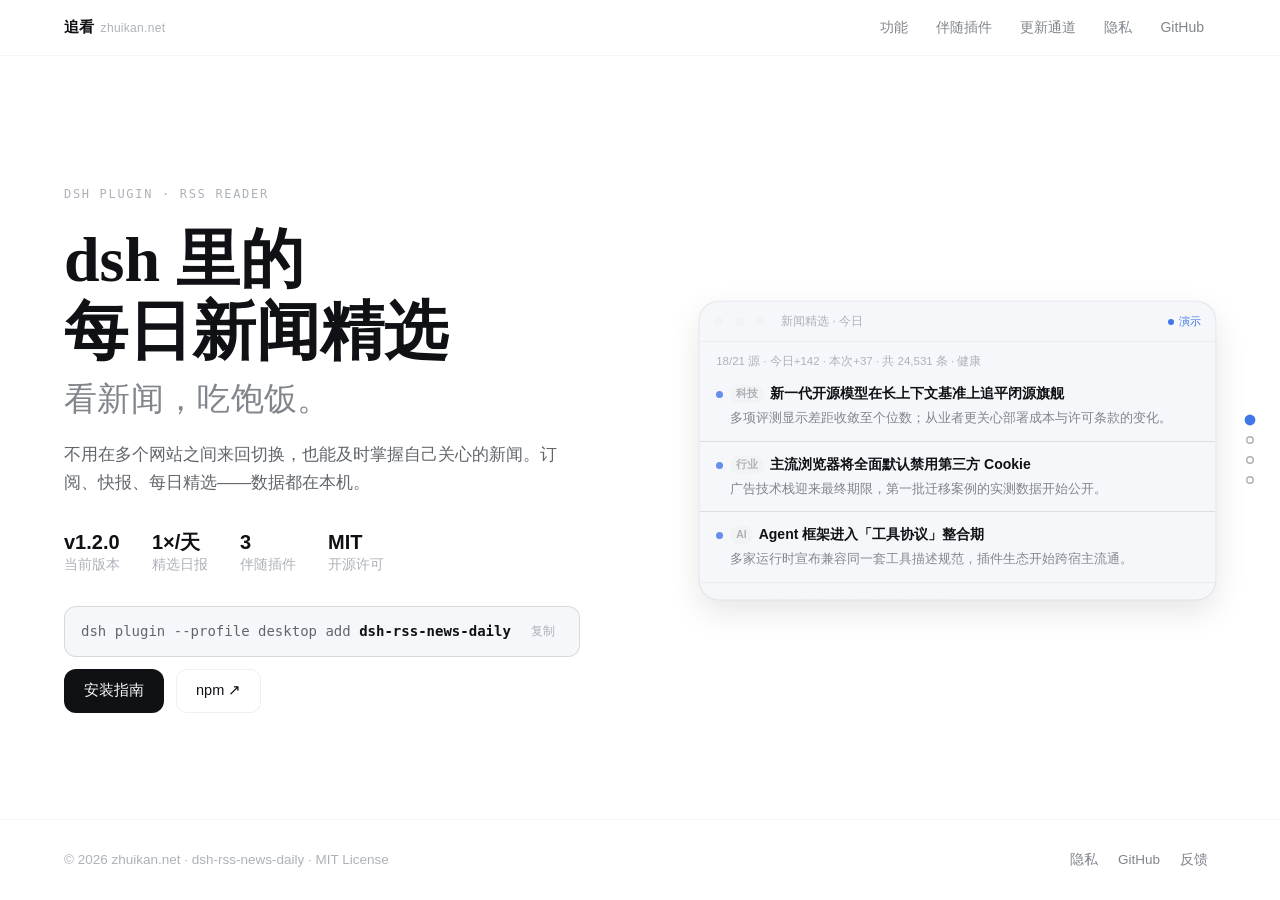
<file: public/index.html>
<!DOCTYPE html>
<html lang="zh" data-theme="dark">
<head>
<meta charset="utf-8">
<meta name="viewport" content="width=device-width, initial-scale=1">
<title>看 · zhuikan.net — dsh 里的每日新闻精选</title>
<meta name="description" content="dsh-rss-news-daily：dsh 里的每日 RSS 精选阅读器。订阅、快报、每日精选，一次安装，每天一眼。">
<meta property="og:title" content="看 zhuikan.net · dsh 里的每日新闻精选">
<meta property="og:description" content="订阅、快报、每日精选——dsh-rss-news-daily 与三个伴随插件，数据都在本机。">
<meta property="og:type" content="website">
<meta property="og:image" content="favicon.svg">
<meta name="twitter:card" content="summary">
<meta name="theme-color" content="#151517">
<link rel="icon" href="favicon.svg" type="image/svg+xml">
<link rel="stylesheet" href="style.css">
<script>
// 跟随系统主题（默认深色，与阅读器一致）
if (matchMedia('(prefers-color-scheme: light)').matches) document.documentElement.dataset.theme = 'light'
</script>
</head>
<body>

<nav>
  <a class="skip-link" href="#features">跳到内容</a>
  <div class="wrap">
    <a class="brand" href="#">追看<em>zhuikan.net</em></a>
    <div class="links">
      <a href="#features">功能</a>
      <a href="#companions">伴随插件</a>
      <a href="#update">更新通道</a>
      <a class="hide-s" href="privacy.html">隐私</a>
      <a href="https://github.com/terry2010/dsh-rss-news-daily" rel="noopener">GitHub</a>
    </div>
  </div>
</nav>

<main>
  <!-- SR-1 hero：恰一屏；h1 带类目名词+在哪；首屏有硬事实；moment = 右侧实况阅读带 -->
  <section class="hero">
    <div class="wrap">
      <div>
        <div class="eyebrow">DSH PLUGIN · RSS READER</div>
        <h1>dsh 里的<br>每日新闻精选<span class="thin">看新闻，吃饱饭。</span></h1>
        <p class="sub">不用在多个网站之间来回切换，也能及时掌握自己关心的新闻。订阅、快报、每日精选——数据都在本机。</p>
        <div class="facts">
          <div><b data-ver-for="dsh-rss-news-daily">v1.2.0</b>当前版本</div>
          <div><b>1×/天</b>精选日报</div>
          <div><b>3</b>伴随插件</div>
          <div><b>MIT</b>开源许可</div>
        </div>
        <div class="cta">
          <span class="install"><code>dsh plugin --profile desktop add <b>dsh-rss-news-daily</b></code><button class="copy" data-copy="dsh plugin --profile desktop add dsh-rss-news-daily">复制</button></span>
          <a class="btn primary" href="https://github.com/terry2010/dsh-rss-news-daily#安装" rel="noopener">安装指南</a>
          <a class="btn" href="https://www.npmjs.com/package/dsh-rss-news-daily" rel="noopener">npm ↗</a>
        </div>
      </div>

      <!-- the moment：常驻实况带，复刻阅读器语言的竖向滚动环 -->
      <div class="mock" aria-hidden="true">
        <div class="mock-bar">
          <span class="mock-dot"></span><span class="mock-dot"></span><span class="mock-dot"></span>
          <span class="mock-title">新闻精选 · 今日</span>
          <span class="mock-live">演示</span>
        </div>
        <div class="mock-status">18/21 源 · 今日+142 · 本次+37 · 共 24,531 条 · 健康</div>
        <div class="mock-mask">
          <div class="mock-feed">
            <div class="mock-item"><h3><span class="mock-tag">科技</span>新一代开源模型在长上下文基准上追平闭源旗舰</h3><p>多项评测显示差距收敛至个位数；从业者更关心部署成本与许可条款的变化。</p></div>
            <div class="mock-item"><h3><span class="mock-tag">行业</span>主流浏览器将全面默认禁用第三方 Cookie</h3><p>广告技术栈迎来最终期限，第一批迁移案例的实测数据开始公开。</p></div>
            <div class="mock-item"><h3><span class="mock-tag">AI</span>Agent 框架进入「工具协议」整合期</h3><p>多家运行时宣布兼容同一套工具描述规范，插件生态开始跨宿主流通。</p></div>
            <div class="mock-item"><h3><span class="mock-tag">财经</span>示例快讯 · 宏观板块异动摘要</h3><p>演示用摘要文本：展示条目入选精选后的摘要样式。</p></div>
            <div class="mock-item"><h3><span class="mock-tag">开源</span>Git 3.0 草案公布：新对象格式与更快的部分克隆</h3><p>大型仓库的首屏克隆时间有望再砍一半，迁移指南随草案释出。</p></div>
            <!-- 环：同组再复制一份实现无缝 loop -->
            <div class="mock-item"><h3><span class="mock-tag">科技</span>新一代开源模型在长上下文基准上追平闭源旗舰</h3><p>多项评测显示差距收敛至个位数；从业者更关心部署成本与许可条款的变化。</p></div>
            <div class="mock-item"><h3><span class="mock-tag">行业</span>主流浏览器将全面默认禁用第三方 Cookie</h3><p>广告技术栈迎来最终期限，第一批迁移案例的实测数据开始公开。</p></div>
            <div class="mock-item"><h3><span class="mock-tag">AI</span>Agent 框架进入「工具协议」整合期</h3><p>多家运行时宣布兼容同一套工具描述规范，插件生态开始跨宿主流通。</p></div>
            <div class="mock-item"><h3><span class="mock-tag">财经</span>示例快讯 · 宏观板块异动摘要</h3><p>演示用摘要文本：展示条目入选精选后的摘要样式。</p></div>
            <div class="mock-item"><h3><span class="mock-tag">开源</span>Git 3.0 草案公布：新对象格式与更快的部分克隆</h3><p>大型仓库的首屏克隆时间有望再砍一半，迁移指南随草案释出。</p></div>
          </div>
        </div>
      </div>
    </div>
  </section>

  <section id="features">
    <div class="wrap">
      <div class="sec-h">
        <span class="no">01 / FEATURES</span>
        <h2>每天一眼，掌握重点</h2>
        <p>订阅哪些来源、关注什么内容、何时更新，都由你自己决定。条目、来源与偏好全部保存在本机。</p>
      </div>
      <div class="grid">
        <div class="card"><span class="glyph">☀</span><h3>每日精选</h3><p>定时抓取订阅源，AI 评分整理出当天的重点新闻与整体总结——没时间逐条读，先看精选就有概览。</p></div>
        <div class="card"><span class="glyph">⚡</span><h3>时段快报</h3><p>每个抓取周期产出一份快报，快速浏览最近值得留意的动态，不错过窗口期。</p></div>
        <div class="card"><span class="glyph">⌘</span><h3>订阅自由</h3><p>内置源起步，可加任意 RSS/Atom 链接或导入 OPML；没有 RSS 的网页交给伴随插件。</p></div>
        <div class="card"><span class="glyph">♥</span><h3>越用越懂你</h3><p>对条目表达喜欢或不感兴趣，反馈会调整后续推荐；分类、抓取时间、精选时刻全部可配。</p></div>
      </div>
    </div>
  </section>

  <section id="companions">
    <div class="wrap">
      <div class="sec-h">
        <span class="no">02 / COMPANIONS</span>
        <h2>伴随插件</h2>
        <p>主插件吃 RSS，伴随插件扩展抓取与呈现边界——都通过公开的 rndSources 服务接入。</p>
      </div>
      <div class="plist">
        <a class="pitem" href="zhuikan.html">
          <span class="name">dsh-rss-news-zhuikan</span>
          <span class="desc">无 RSS 网站的订阅器：粘一个列表页网址，插件学结构、定期抓新条目。</span>
          <span class="ver" data-ver-for="dsh-rss-news-zhuikan">v0.2.0</span>
          <span class="go">介绍 →</span>
        </a>
        <a class="pitem" href="flash-kuaixun.html">
          <span class="name">dsh-rss-news-flash-kuaixun</span>
          <span class="desc">快讯源扩展包：财联社、金十、华尔街见闻等电报式快讯接入同一条管线。</span>
          <span class="ver" data-ver-for="dsh-rss-news-flash-kuaixun">v0.2.0</span>
          <span class="go">介绍 →</span>
        </a>
        <a class="pitem" href="browser-fetch.html">
          <span class="name">dsh-rss-news-browser-fetch</span>
          <span class="desc">浏览器级抓取兜底：常驻 Chrome + CDP，处理反爬与签名接口。</span>
          <span class="ver" data-ver-for="dsh-rss-news-browser-fetch">v0.2.1</span>
          <span class="go">介绍 →</span>
        </a>
      </div>
    </div>
  </section>

  <section id="update">
    <div class="wrap">
      <div class="sec-h">
        <span class="no">03 / UPDATE</span>
        <h2>更新通道</h2>
        <p>插件每天检查一次新版本；有新版本时阅读器顶部会出现提示条，一键前往升级说明。</p>
      </div>
      <div class="chan">
        <dl>
          <dt>更新检查端点</dt>
          <dd><code>news-update.zhuikan.net/v1/check</code></dd>
          <dt>上报内容</dt>
          <dd>仅插件版本号 + 已安装伴随插件版本（<a href="privacy.html">隐私说明</a>）</dd>
          <dt>检查频率</dt>
          <dd>启动 30 分钟后一次，每个自然日最多一次</dd>
        </dl>
        <dl>
          <dt>更新日志</dt>
          <dd><a href="https://github.com/terry2010/dsh-rss-news-daily/releases" rel="noopener">GitHub Releases</a></dd>
          <dt>升级命令</dt>
          <dd><code>dsh plugin --profile desktop add dsh-rss-news-daily@latest</code></dd>
          <dt>关闭检查</dt>
          <dd>插件设置 <code>updateCheck.enabled = false</code></dd>
        </dl>
      </div>
    </div>
  </section>
</main>

<footer class="closing">
  <div class="wrap">
    <small>© <span id="yr">2026</span> zhuikan.net · dsh-rss-news-daily · MIT License</small>
    <div class="flinks">
      <a href="privacy.html">隐私</a>
      <a href="https://github.com/terry2010/dsh-rss-news-daily" rel="noopener">GitHub</a>
      <a href="https://github.com/terry2010/dsh-rss-news-daily/issues" rel="noopener">反馈</a>
    </div>
  </div>
</footer>

<script>
// ---- 桌面幻灯片：滚轮整屏切页；窄屏/减动效回退正常滚动 ----
const root = document.documentElement
const mainEl = document.querySelector('main')
const slides = [...mainEl.querySelectorAll(':scope > section')]
const canDeck = matchMedia('(min-width: 901px) and (prefers-reduced-motion: no-preference)')
let idx = 0, locked = false, deckOn = false

// 右侧圆点导航
const dotsWrap = document.createElement('div'); dotsWrap.className = 'dots'
const dots = slides.map((s, i) => {
  const b = document.createElement('button'); b.type = 'button'
  b.title = s.id ? s.querySelector('h1,h2')?.textContent?.slice(0, 12) || s.id : (i === 0 ? '首页' : '结尾')
  b.onclick = () => go(i); dotsWrap.appendChild(b); return b
})
document.body.appendChild(dotsWrap)

function apply() {
  slides.forEach((s, i) => s.classList.toggle('on', deckOn && i === idx))
  dots.forEach((d, i) => d.classList.toggle('on', i === idx))
}
function go(i) {
  const n = Math.max(0, Math.min(slides.length - 1, i))
  if (n === idx) return
  idx = n; apply()
}
function setDeck(on) { deckOn = on; root.classList.toggle('deck-mode', on); apply() }

addEventListener('wheel', (e) => {
  if (!deckOn) return
  e.preventDefault()
  if (locked || Math.abs(e.deltaY) < 10) return
  locked = true; setTimeout(() => { locked = false }, 800)
  go(idx + (e.deltaY > 0 ? 1 : -1))
}, { passive: false })

addEventListener('keydown', (e) => {
  if (!deckOn) return
  if (['ArrowDown', 'PageDown', ' '].includes(e.key)) { e.preventDefault(); go(idx + 1) }
  else if (['ArrowUp', 'PageUp'].includes(e.key)) { e.preventDefault(); go(idx - 1) }
  else if (e.key === 'Home') { e.preventDefault(); go(0) }
  else if (e.key === 'End') { e.preventDefault(); go(slides.length - 1) }
})

let ty = 0
addEventListener('touchstart', (e) => { ty = e.touches[0].clientY }, { passive: true })
addEventListener('touchend', (e) => {
  if (!deckOn) return
  const d = ty - e.changedTouches[0].clientY
  if (Math.abs(d) > 48) go(idx + (d > 0 ? 1 : -1))
})

// nav/页内锚点 → 切屏（非 deck 退回平滑滚动）
document.querySelectorAll('a[href^="#"]').forEach((a) => a.addEventListener('click', (e) => {
  const h = a.getAttribute('href')
  if (h.length < 2) { e.preventDefault(); if (deckOn) go(0); return }
  const t = document.querySelector(h)
  const i = slides.indexOf(t)
  if (i < 0) return
  e.preventDefault()
  if (deckOn) go(i); else t.scrollIntoView({ behavior: 'smooth' })
}))

// 初始 hash 定位到对应屏
if (location.hash.length > 1) { const t = document.querySelector(location.hash); const i = slides.indexOf(t); if (i > 0) idx = i }
const mq = () => setDeck(canDeck.matches)
canDeck.addEventListener?.('change', mq); mq()

document.getElementById('yr').textContent = new Date().getFullYear()
document.querySelectorAll('.copy').forEach((b) => b.addEventListener('click', async () => {
  try { await navigator.clipboard.writeText(b.dataset.copy); b.textContent = '已复制'; setTimeout(() => b.textContent = '复制', 1500) }
  catch { b.textContent = '复制失败' }
}))

// 版本徽标：先问自家更新端点（4s 超时），不可达回退 npmmirror 国内镜像；都失败保留内嵌值
const fillVers = (m) => {
  if (!m) return false
  document.querySelectorAll('[data-ver-for]').forEach((el) => { if (m[el.dataset.verFor]) el.textContent = 'v' + m[el.dataset.verFor] })
  return true
}
fetch('https://news-update.zhuikan.net/v1/versions', { signal: AbortSignal.timeout(4000) })
  .then((r) => (r.ok ? r.json() : Promise.reject(r.status)))
  .then((d) => { if (!fillVers(d?.versions)) return Promise.reject('empty') })
  .catch(() => Promise.all([...document.querySelectorAll('[data-ver-for]')].map((el) =>
    fetch(`https://registry.npmmirror.com/-/package/${el.dataset.verFor}/dist-tags`, { signal: AbortSignal.timeout(4000) })
      .then((r) => r.ok ? r.json() : null).then((d) => d?.latest && (el.textContent = 'v' + d.latest)).catch(() => {})
  )))
</script>
</body>
</html>
</file>
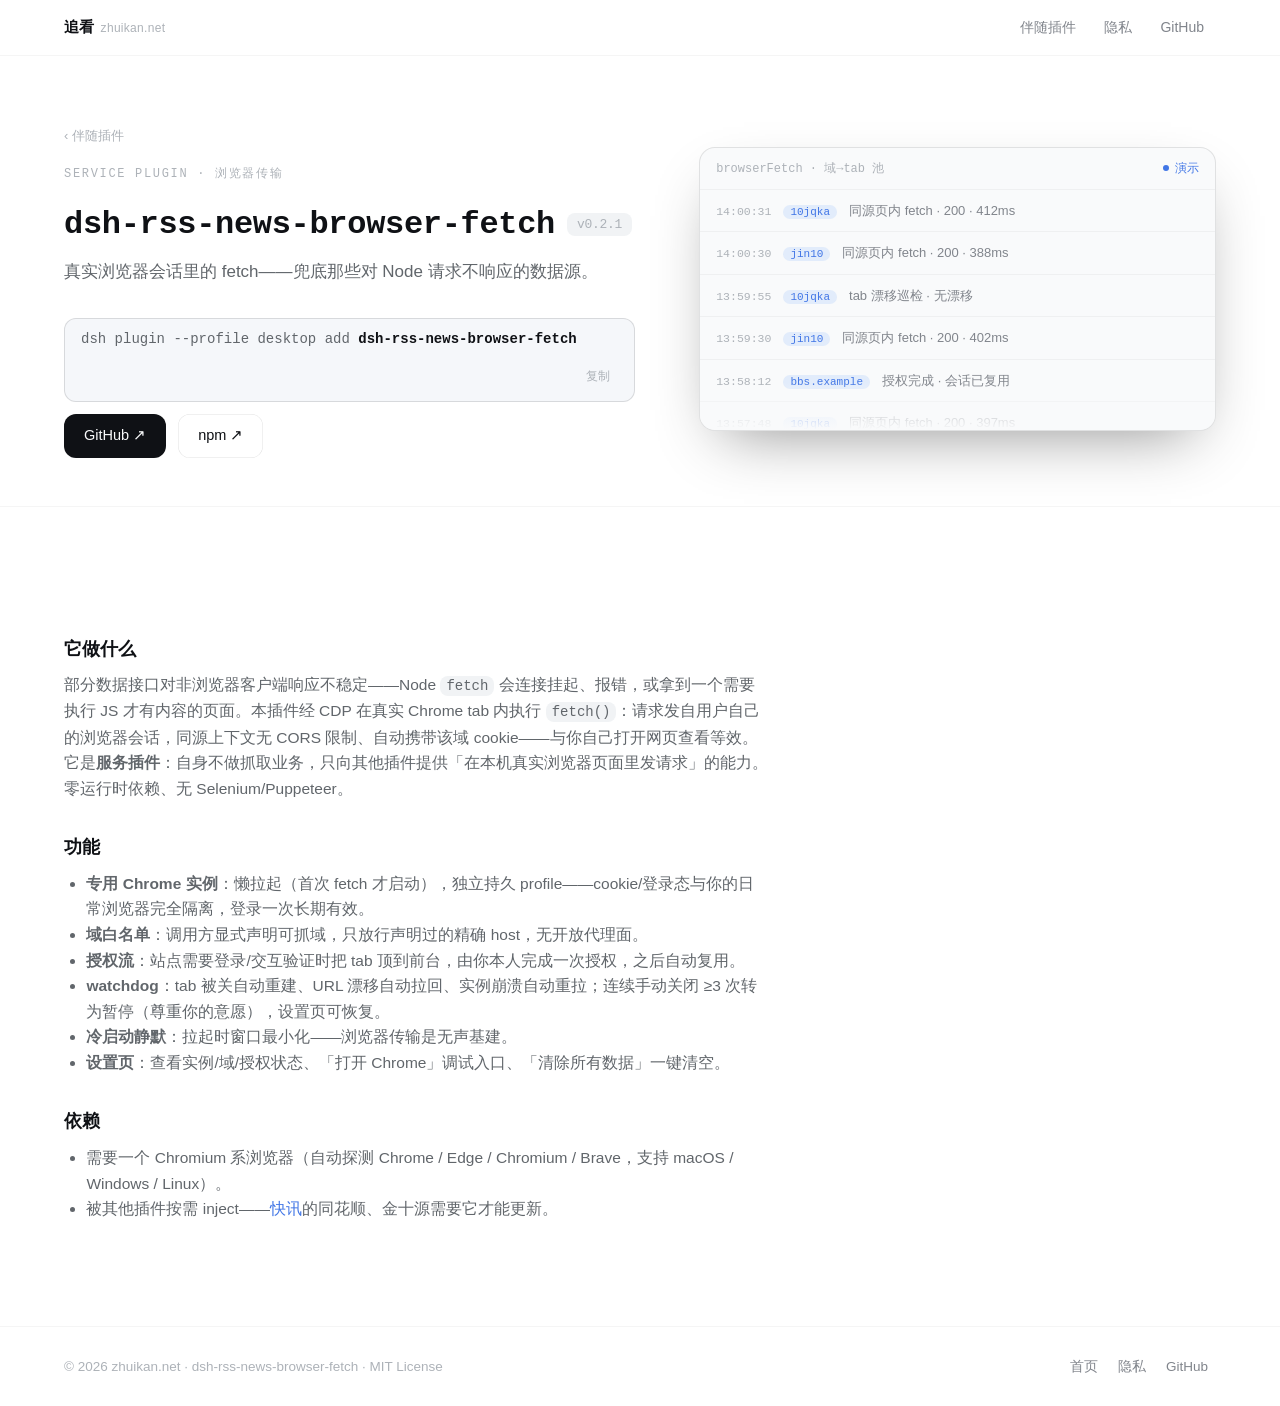
<file: public/browser-fetch.html>
<!DOCTYPE html>
<html lang="zh" data-theme="dark">
<head>
<meta charset="utf-8">
<meta name="viewport" content="width=device-width, initial-scale=1">
<title>browserFetch dsh-rss-news-browser-fetch · zhuikan.net</title>
<meta name="description" content="浏览器传输：专用 Chrome 实例 + CDP，为其他插件提供真实浏览器会话内的请求能力。dsh 基建服务插件。">
<meta property="og:title" content="browserFetch · 真实浏览器会话里的 fetch">
<meta property="og:description" content="专用 Chrome 实例 + CDP，兜底对 Node 请求不响应的数据源——dsh 服务插件。">
<meta property="og:type" content="website">
<meta property="og:image" content="favicon.svg">
<meta name="twitter:card" content="summary">
<meta name="theme-color" content="#151517">
<link rel="icon" href="favicon.svg" type="image/svg+xml">
<link rel="stylesheet" href="style.css">
<script>
if (matchMedia('(prefers-color-scheme: light)').matches) document.documentElement.dataset.theme = 'light'
</script>
</head>
<body>

<nav>
  <a class="skip-link" href="#main">跳到内容</a>
  <div class="wrap">
    <a class="brand" href="index.html">追看<em>zhuikan.net</em></a>
    <div class="links">
      <a href="index.html#companions">伴随插件</a>
      <a class="hide-s" href="privacy.html">隐私</a>
      <a href="https://github.com/terry2010/dsh-rss-news-browser-fetch" rel="noopener">GitHub</a>
    </div>
  </div>
</nav>

<main id="main">
  <section class="phero">
    <div class="wrap">
      <div class="pdoc">
        <a class="back" href="index.html#companions">‹ 伴随插件</a>
        <div class="eyebrow">SERVICE PLUGIN · 浏览器传输</div>
        <h1>dsh-rss-news-browser-fetch<span class="pver" data-ver-for="dsh-rss-news-browser-fetch">v0.2.1</span></h1>
        <p class="tagline">真实浏览器会话里的 fetch——兜底那些对 Node 请求不响应的数据源。</p>
        <div class="cta">
          <span class="install"><code>dsh plugin --profile desktop add <b>dsh-rss-news-browser-fetch</b></code><button class="copy" data-copy="dsh plugin --profile desktop add dsh-rss-news-browser-fetch">复制</button></span>
          <a class="btn primary" href="https://github.com/terry2010/dsh-rss-news-browser-fetch" rel="noopener">GitHub ↗</a>
          <a class="btn" href="https://www.npmjs.com/package/dsh-rss-news-browser-fetch" rel="noopener">npm ↗</a>
        </div>
      </div>
      <div class="pdemo" aria-hidden="true">
        <div class="pdemo-head">browserFetch · 域→tab 池<span class="live">演示</span></div>
        <div class="pdemo-body">
          <div class="pdemo-feed">
            <div class="pdemo-row"><span class="t">14:00:31</span><span class="s">10jqka</span><span class="x">同源页内 fetch · 200 · 412ms</span></div>
            <div class="pdemo-row"><span class="t">14:00:30</span><span class="s">jin10</span><span class="x">同源页内 fetch · 200 · 388ms</span></div>
            <div class="pdemo-row"><span class="t">13:59:55</span><span class="s">10jqka</span><span class="x">tab 漂移巡检 · 无漂移</span></div>
            <div class="pdemo-row"><span class="t">13:59:30</span><span class="s">jin10</span><span class="x">同源页内 fetch · 200 · 402ms</span></div>
            <div class="pdemo-row"><span class="t">13:58:12</span><span class="s">bbs.example</span><span class="x">授权完成 · 会话已复用</span></div>
            <div class="pdemo-row"><span class="t">13:57:48</span><span class="s">10jqka</span><span class="x">同源页内 fetch · 200 · 397ms</span></div>
            <div class="pdemo-row"><span class="t">14:00:31</span><span class="s">10jqka</span><span class="x">同源页内 fetch · 200 · 412ms</span></div>
            <div class="pdemo-row"><span class="t">14:00:30</span><span class="s">jin10</span><span class="x">同源页内 fetch · 200 · 388ms</span></div>
            <div class="pdemo-row"><span class="t">13:59:55</span><span class="s">10jqka</span><span class="x">tab 漂移巡检 · 无漂移</span></div>
            <div class="pdemo-row"><span class="t">13:59:30</span><span class="s">jin10</span><span class="x">同源页内 fetch · 200 · 402ms</span></div>
            <div class="pdemo-row"><span class="t">13:58:12</span><span class="s">bbs.example</span><span class="x">授权完成 · 会话已复用</span></div>
            <div class="pdemo-row"><span class="t">13:57:48</span><span class="s">10jqka</span><span class="x">同源页内 fetch · 200 · 397ms</span></div>
          </div>
        </div>
      </div>
    </div>
  </section>

  <section class="pbody">
    <div class="wrap">
      <article class="prose">
        <h2>它做什么</h2>
        <p>部分数据接口对非浏览器客户端响应不稳定——Node <code>fetch</code> 会连接挂起、报错，或拿到一个需要执行 JS 才有内容的页面。本插件经 CDP 在真实 Chrome tab 内执行 <code>fetch()</code>：请求发自用户自己的浏览器会话，同源上下文无 CORS 限制、自动携带该域 cookie——与你自己打开网页查看等效。</p>
        <p>它是<strong>服务插件</strong>：自身不做抓取业务，只向其他插件提供「在本机真实浏览器页面里发请求」的能力。零运行时依赖、无 Selenium/Puppeteer。</p>

        <h2>功能</h2>
        <ul>
          <li><strong>专用 Chrome 实例</strong>：懒拉起（首次 fetch 才启动），独立持久 profile——cookie/登录态与你的日常浏览器完全隔离，登录一次长期有效。</li>
          <li><strong>域白名单</strong>：调用方显式声明可抓域，只放行声明过的精确 host，无开放代理面。</li>
          <li><strong>授权流</strong>：站点需要登录/交互验证时把 tab 顶到前台，由你本人完成一次授权，之后自动复用。</li>
          <li><strong>watchdog</strong>：tab 被关自动重建、URL 漂移自动拉回、实例崩溃自动重拉；连续手动关闭 ≥3 次转为暂停（尊重你的意愿），设置页可恢复。</li>
          <li><strong>冷启动静默</strong>：拉起时窗口最小化——浏览器传输是无声基建。</li>
          <li><strong>设置页</strong>：查看实例/域/授权状态、「打开 Chrome」调试入口、「清除所有数据」一键清空。</li>
        </ul>

        <h2>依赖</h2>
        <ul>
          <li>需要一个 Chromium 系浏览器（自动探测 Chrome / Edge / Chromium / Brave，支持 macOS / Windows / Linux）。</li>
          <li>被其他插件按需 inject——<a href="flash-kuaixun.html">快讯</a>的同花顺、金十源需要它才能更新。</li>
        </ul>
      </article>
    </div>
  </section>
</main>

<footer class="closing">
  <div class="wrap">
    <small>© <span id="yr">2026</span> zhuikan.net · dsh-rss-news-browser-fetch · MIT License</small>
    <div class="flinks">
      <a href="index.html">首页</a>
      <a href="privacy.html">隐私</a>
      <a href="https://github.com/terry2010/dsh-rss-news-browser-fetch" rel="noopener">GitHub</a>
    </div>
  </div>
</footer>

<script>
document.getElementById('yr').textContent = new Date().getFullYear()
// 版本徽标：先问自家更新端点（4s 超时），不可达回退 npmmirror 国内镜像；都失败保留内嵌值
const fillVers = (m) => {
  if (!m) return false
  document.querySelectorAll('[data-ver-for]').forEach((el) => { if (m[el.dataset.verFor]) el.textContent = 'v' + m[el.dataset.verFor] })
  return true
}
fetch('https://news-update.zhuikan.net/v1/versions', { signal: AbortSignal.timeout(4000) })
  .then((r) => (r.ok ? r.json() : Promise.reject(r.status)))
  .then((d) => { if (!fillVers(d?.versions)) return Promise.reject('empty') })
  .catch(() => Promise.all([...document.querySelectorAll('[data-ver-for]')].map((el) =>
    fetch(`https://registry.npmmirror.com/-/package/${el.dataset.verFor}/dist-tags`, { signal: AbortSignal.timeout(4000) })
      .then((r) => r.ok ? r.json() : null).then((d) => d?.latest && (el.textContent = 'v' + d.latest)).catch(() => {})
  )))

document.querySelectorAll('.copy').forEach((b) => b.addEventListener('click', async () => {
  try { await navigator.clipboard.writeText(b.dataset.copy); b.textContent = '已复制'; setTimeout(() => b.textContent = '复制', 1500) }
  catch { b.textContent = '复制失败' }
}))
</script>
</body>
</html>
</file>
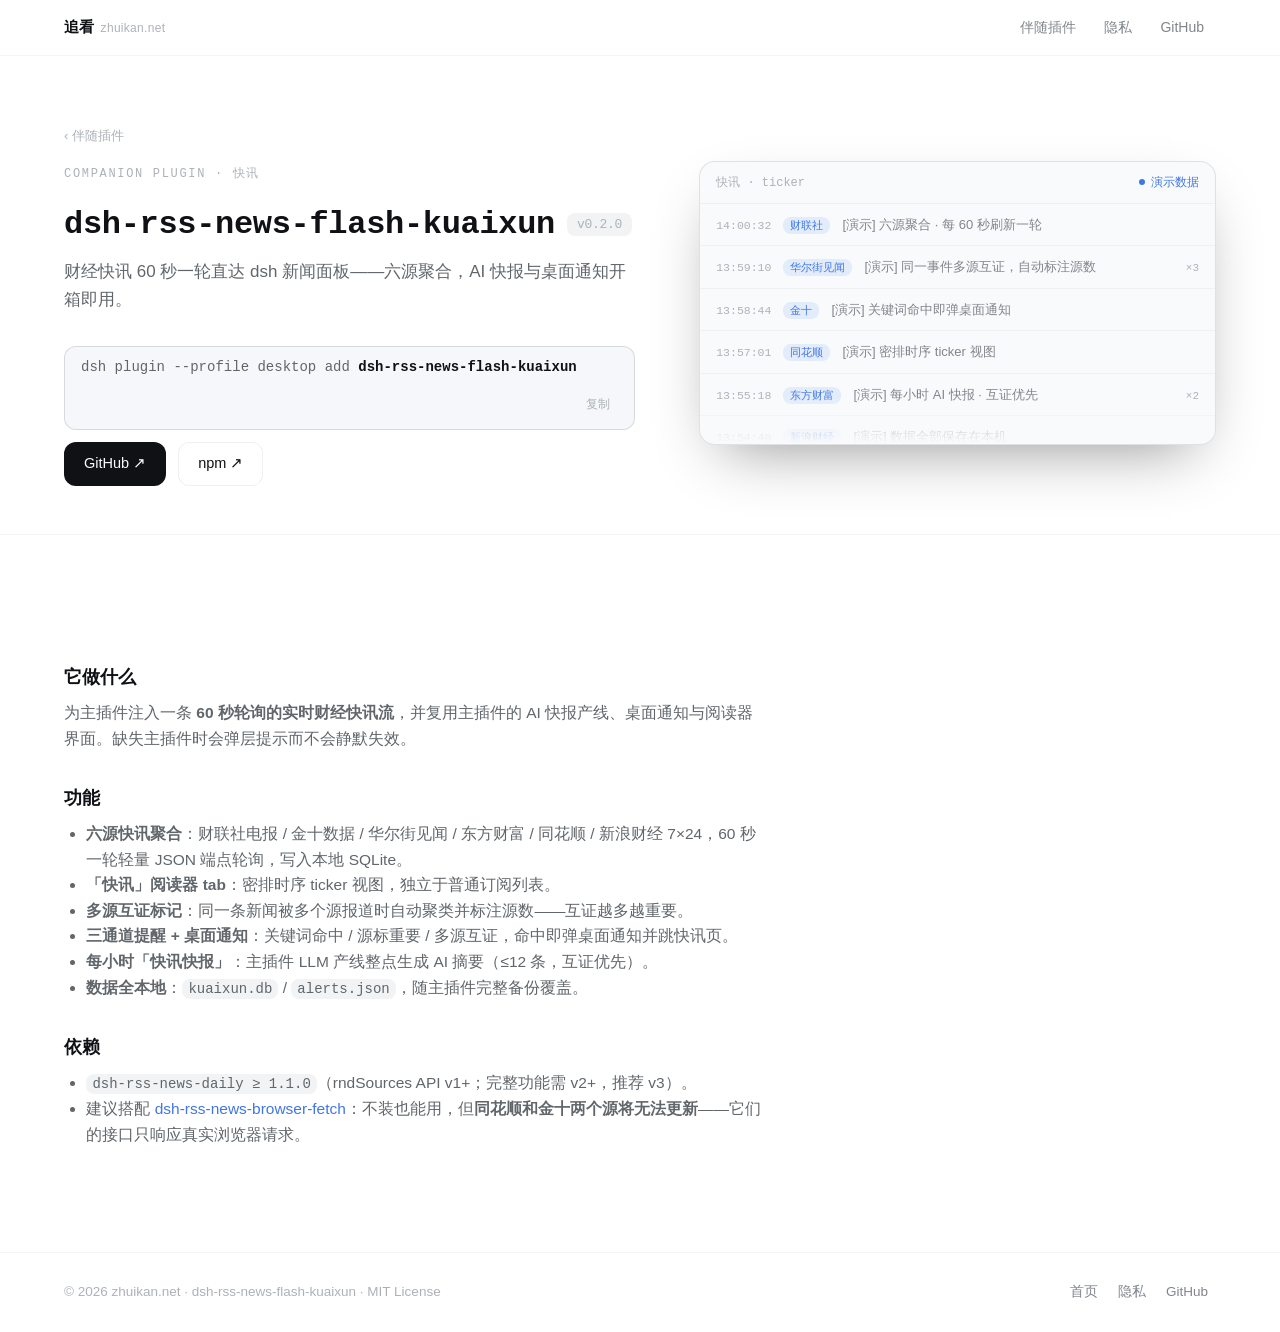
<file: public/flash-kuaixun.html>
<!DOCTYPE html>
<html lang="zh" data-theme="dark">
<head>
<meta charset="utf-8">
<meta name="viewport" content="width=device-width, initial-scale=1">
<title>快讯 dsh-rss-news-flash-kuaixun · zhuikan.net</title>
<meta name="description" content="财经快讯 60 秒一轮直达 dsh 新闻面板——财联社、金十、华尔街见闻等六源聚合。dsh-rss-news-daily 的伴随插件。">
<meta property="og:title" content="快讯 · 60 秒财经电报直达 dsh">
<meta property="og:description" content="六源聚合、多源互证、每小时 AI 快报——dsh-rss-news-daily 伴随插件。">
<meta property="og:type" content="website">
<meta property="og:image" content="favicon.svg">
<meta name="twitter:card" content="summary">
<meta name="theme-color" content="#151517">
<link rel="icon" href="favicon.svg" type="image/svg+xml">
<link rel="stylesheet" href="style.css">
<script>
if (matchMedia('(prefers-color-scheme: light)').matches) document.documentElement.dataset.theme = 'light'
</script>
</head>
<body>

<nav>
  <a class="skip-link" href="#main">跳到内容</a>
  <div class="wrap">
    <a class="brand" href="index.html">追看<em>zhuikan.net</em></a>
    <div class="links">
      <a href="index.html#companions">伴随插件</a>
      <a class="hide-s" href="privacy.html">隐私</a>
      <a href="https://github.com/terry2010/dsh-rss-news-flash-kuaixun" rel="noopener">GitHub</a>
    </div>
  </div>
</nav>

<main id="main">
  <section class="phero">
    <div class="wrap">
      <div class="pdoc">
        <a class="back" href="index.html#companions">‹ 伴随插件</a>
        <div class="eyebrow">COMPANION PLUGIN · 快讯</div>
        <h1>dsh-rss-news-flash-kuaixun<span class="pver" data-ver-for="dsh-rss-news-flash-kuaixun">v0.2.0</span></h1>
        <p class="tagline">财经快讯 60 秒一轮直达 dsh 新闻面板——六源聚合，AI 快报与桌面通知开箱即用。</p>
        <div class="cta">
          <span class="install"><code>dsh plugin --profile desktop add <b>dsh-rss-news-flash-kuaixun</b></code><button class="copy" data-copy="dsh plugin --profile desktop add dsh-rss-news-flash-kuaixun">复制</button></span>
          <a class="btn primary" href="https://github.com/terry2010/dsh-rss-news-flash-kuaixun" rel="noopener">GitHub ↗</a>
          <a class="btn" href="https://www.npmjs.com/package/dsh-rss-news-flash-kuaixun" rel="noopener">npm ↗</a>
        </div>
      </div>
      <div class="pdemo" aria-hidden="true">
        <div class="pdemo-head">快讯 · ticker<span class="live">演示数据</span></div>
        <div class="pdemo-body">
          <div class="pdemo-feed">
            <div class="pdemo-row"><span class="t">14:00:32</span><span class="s">财联社</span><span class="x">[演示] 六源聚合 · 每 60 秒刷新一轮</span></div>
            <div class="pdemo-row"><span class="t">13:59:10</span><span class="s">华尔街见闻</span><span class="x">[演示] 同一事件多源互证，自动标注源数</span><span class="n">×3</span></div>
            <div class="pdemo-row"><span class="t">13:58:44</span><span class="s">金十</span><span class="x">[演示] 关键词命中即弹桌面通知</span></div>
            <div class="pdemo-row"><span class="t">13:57:01</span><span class="s">同花顺</span><span class="x">[演示] 密排时序 ticker 视图</span></div>
            <div class="pdemo-row"><span class="t">13:55:18</span><span class="s">东方财富</span><span class="x">[演示] 每小时 AI 快报 · 互证优先</span><span class="n">×2</span></div>
            <div class="pdemo-row"><span class="t">13:54:40</span><span class="s">新浪财经</span><span class="x">[演示] 数据全部保存在本机</span></div>
            <div class="pdemo-row"><span class="t">14:00:32</span><span class="s">财联社</span><span class="x">[演示] 六源聚合 · 每 60 秒刷新一轮</span></div>
            <div class="pdemo-row"><span class="t">13:59:10</span><span class="s">华尔街见闻</span><span class="x">[演示] 同一事件多源互证，自动标注源数</span><span class="n">×3</span></div>
            <div class="pdemo-row"><span class="t">13:58:44</span><span class="s">金十</span><span class="x">[演示] 关键词命中即弹桌面通知</span></div>
            <div class="pdemo-row"><span class="t">13:57:01</span><span class="s">同花顺</span><span class="x">[演示] 密排时序 ticker 视图</span></div>
            <div class="pdemo-row"><span class="t">13:55:18</span><span class="s">东方财富</span><span class="x">[演示] 每小时 AI 快报 · 互证优先</span><span class="n">×2</span></div>
            <div class="pdemo-row"><span class="t">13:54:40</span><span class="s">新浪财经</span><span class="x">[演示] 数据全部保存在本机</span></div>
          </div>
        </div>
      </div>
    </div>
  </section>

  <section class="pbody">
    <div class="wrap">
      <article class="prose">
        <h2>它做什么</h2>
        <p>为主插件注入一条 <strong>60 秒轮询的实时财经快讯流</strong>，并复用主插件的 AI 快报产线、桌面通知与阅读器界面。缺失主插件时会弹层提示而不会静默失效。</p>

        <h2>功能</h2>
        <ul>
          <li><strong>六源快讯聚合</strong>：财联社电报 / 金十数据 / 华尔街见闻 / 东方财富 / 同花顺 / 新浪财经 7×24，60 秒一轮轻量 JSON 端点轮询，写入本地 SQLite。</li>
          <li><strong>「快讯」阅读器 tab</strong>：密排时序 ticker 视图，独立于普通订阅列表。</li>
          <li><strong>多源互证标记</strong>：同一条新闻被多个源报道时自动聚类并标注源数——互证越多越重要。</li>
          <li><strong>三通道提醒 + 桌面通知</strong>：关键词命中 / 源标重要 / 多源互证，命中即弹桌面通知并跳快讯页。</li>
          <li><strong>每小时「快讯快报」</strong>：主插件 LLM 产线整点生成 AI 摘要（≤12 条，互证优先）。</li>
          <li><strong>数据全本地</strong>：<code>kuaixun.db</code> / <code>alerts.json</code>，随主插件完整备份覆盖。</li>
        </ul>

        <h2>依赖</h2>
        <ul>
          <li><code>dsh-rss-news-daily ≥ 1.1.0</code>（rndSources API v1+；完整功能需 v2+，推荐 v3）。</li>
          <li>建议搭配 <a href="browser-fetch.html">dsh-rss-news-browser-fetch</a>：不装也能用，但<strong>同花顺和金十两个源将无法更新</strong>——它们的接口只响应真实浏览器请求。</li>
        </ul>
      </article>
    </div>
  </section>
</main>

<footer class="closing">
  <div class="wrap">
    <small>© <span id="yr">2026</span> zhuikan.net · dsh-rss-news-flash-kuaixun · MIT License</small>
    <div class="flinks">
      <a href="index.html">首页</a>
      <a href="privacy.html">隐私</a>
      <a href="https://github.com/terry2010/dsh-rss-news-flash-kuaixun" rel="noopener">GitHub</a>
    </div>
  </div>
</footer>

<script>
document.getElementById('yr').textContent = new Date().getFullYear()
// 版本徽标：先问自家更新端点（4s 超时），不可达回退 npmmirror 国内镜像；都失败保留内嵌值
const fillVers = (m) => {
  if (!m) return false
  document.querySelectorAll('[data-ver-for]').forEach((el) => { if (m[el.dataset.verFor]) el.textContent = 'v' + m[el.dataset.verFor] })
  return true
}
fetch('https://news-update.zhuikan.net/v1/versions', { signal: AbortSignal.timeout(4000) })
  .then((r) => (r.ok ? r.json() : Promise.reject(r.status)))
  .then((d) => { if (!fillVers(d?.versions)) return Promise.reject('empty') })
  .catch(() => Promise.all([...document.querySelectorAll('[data-ver-for]')].map((el) =>
    fetch(`https://registry.npmmirror.com/-/package/${el.dataset.verFor}/dist-tags`, { signal: AbortSignal.timeout(4000) })
      .then((r) => r.ok ? r.json() : null).then((d) => d?.latest && (el.textContent = 'v' + d.latest)).catch(() => {})
  )))

document.querySelectorAll('.copy').forEach((b) => b.addEventListener('click', async () => {
  try { await navigator.clipboard.writeText(b.dataset.copy); b.textContent = '已复制'; setTimeout(() => b.textContent = '复制', 1500) }
  catch { b.textContent = '复制失败' }
}))
</script>
</body>
</html>
</file>
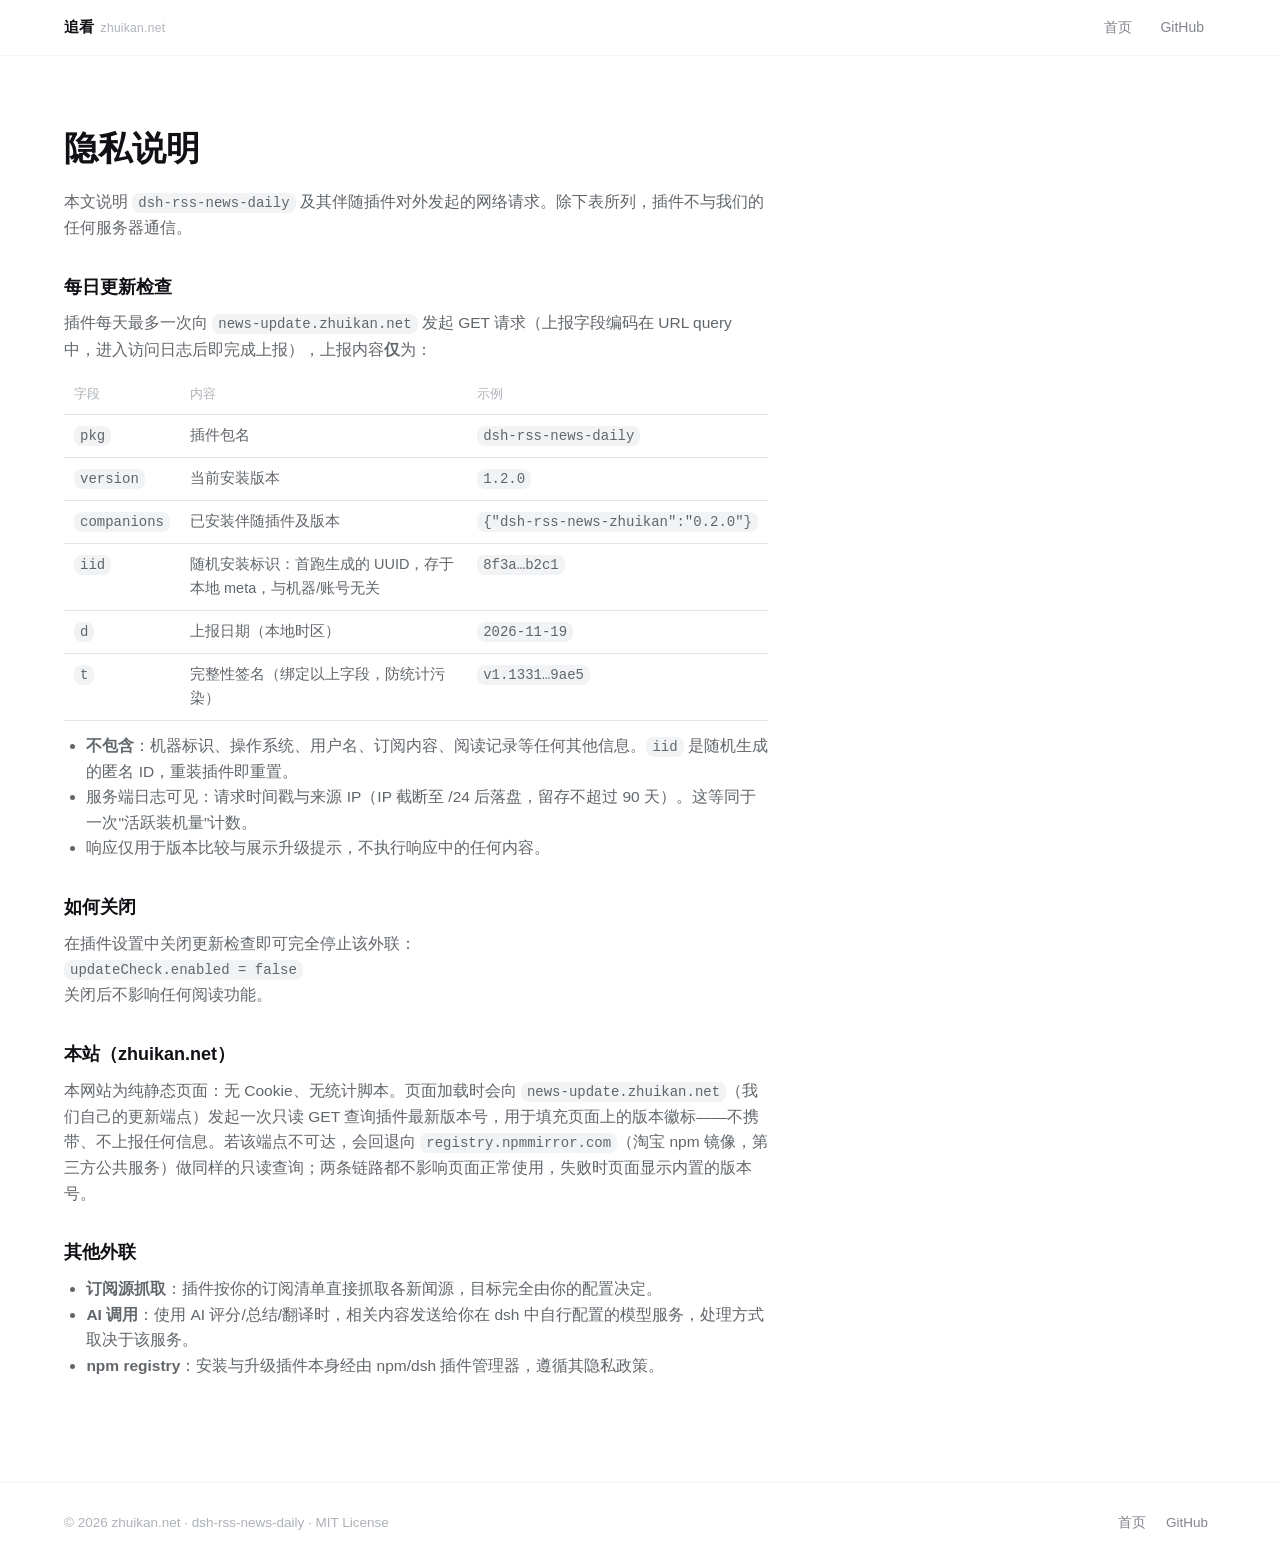
<file: public/privacy.html>
<!DOCTYPE html>
<html lang="zh" data-theme="dark">
<head>
<meta charset="utf-8">
<meta name="viewport" content="width=device-width, initial-scale=1">
<title>隐私说明 · zhuikan.net</title>
<meta name="description" content="dsh-rss-news-daily 及伴随插件的对外网络请求说明：每日更新检查上报的字段、不含的内容、关闭方法。">
<meta name="theme-color" content="#151517">
<link rel="icon" href="favicon.svg" type="image/svg+xml">
<link rel="stylesheet" href="style.css">
<script>
if (matchMedia('(prefers-color-scheme: light)').matches) document.documentElement.dataset.theme = 'light'
</script>
</head>
<body>

<nav>
  <a class="skip-link" href="#main">跳到内容</a>
  <div class="wrap">
    <a class="brand" href="index.html" style="color:var(--fg)">追看<em>zhuikan.net</em></a>
    <div class="links">
      <a href="index.html">首页</a>
      <a href="https://github.com/terry2010/dsh-rss-news-daily" rel="noopener">GitHub</a>
    </div>
  </div>
</nav>

<main id="main">
<section class="pbody pfirst">
  <div class="wrap">
  <article class="prose">
    <h1>隐私说明</h1>
    <p>本文说明 <code>dsh-rss-news-daily</code> 及其伴随插件对外发起的网络请求。除下表所列，插件不与我们的任何服务器通信。</p>

    <h2>每日更新检查</h2>
    <p>插件每天最多一次向 <code>news-update.zhuikan.net</code> 发起 GET 请求（上报字段编码在 URL query 中，进入访问日志后即完成上报），上报内容<strong>仅</strong>为：</p>
    <table>
      <tr><th>字段</th><th>内容</th><th>示例</th></tr>
      <tr><td><code>pkg</code></td><td>插件包名</td><td><code>dsh-rss-news-daily</code></td></tr>
      <tr><td><code>version</code></td><td>当前安装版本</td><td><code>1.2.0</code></td></tr>
      <tr><td><code>companions</code></td><td>已安装伴随插件及版本</td><td><code>{"dsh-rss-news-zhuikan":"0.2.0"}</code></td></tr>
      <tr><td><code>iid</code></td><td>随机安装标识：首跑生成的 UUID，存于本地 meta，与机器/账号无关</td><td><code>8f3a…b2c1</code></td></tr>
      <tr><td><code>d</code></td><td>上报日期（本地时区）</td><td><code>2026-11-19</code></td></tr>
      <tr><td><code>t</code></td><td>完整性签名（绑定以上字段，防统计污染）</td><td><code>v1.1331…9ae5</code></td></tr>
    </table>
    <ul>
      <li><strong>不包含</strong>：机器标识、操作系统、用户名、订阅内容、阅读记录等任何其他信息。<code>iid</code> 是随机生成的匿名 ID，重装插件即重置。</li>
      <li>服务端日志可见：请求时间戳与来源 IP（IP 截断至 /24 后落盘，留存不超过 90 天）。这等同于一次"活跃装机量"计数。</li>
      <li>响应仅用于版本比较与展示升级提示，不执行响应中的任何内容。</li>
    </ul>

    <h2>如何关闭</h2>
    <p>在插件设置中关闭更新检查即可完全停止该外联：</p>
    <p><code>updateCheck.enabled = false</code></p>
    <p>关闭后不影响任何阅读功能。</p>

    <h2>本站（zhuikan.net）</h2>
    <p>本网站为纯静态页面：无 Cookie、无统计脚本。页面加载时会向 <code>news-update.zhuikan.net</code>（我们自己的更新端点）发起一次只读 GET 查询插件最新版本号，用于填充页面上的版本徽标——不携带、不上报任何信息。若该端点不可达，会回退向 <code>registry.npmmirror.com</code>（淘宝 npm 镜像，第三方公共服务）做同样的只读查询；两条链路都不影响页面正常使用，失败时页面显示内置的版本号。</p>

    <h2>其他外联</h2>
    <ul>
      <li><strong>订阅源抓取</strong>：插件按你的订阅清单直接抓取各新闻源，目标完全由你的配置决定。</li>
      <li><strong>AI 调用</strong>：使用 AI 评分/总结/翻译时，相关内容发送给你在 dsh 中自行配置的模型服务，处理方式取决于该服务。</li>
      <li><strong>npm registry</strong>：安装与升级插件本身经由 npm/dsh 插件管理器，遵循其隐私政策。</li>
    </ul>
  </article>
  </div>
</section>
</main>

<footer class="closing">
  <div class="wrap">
    <small>© <span id="yr">2026</span> zhuikan.net · dsh-rss-news-daily · MIT License</small>
    <div class="flinks">
      <a href="index.html">首页</a>
      <a href="https://github.com/terry2010/dsh-rss-news-daily" rel="noopener">GitHub</a>
    </div>
  </div>
</footer>
<script>document.getElementById('yr').textContent = new Date().getFullYear()</script>
</body>
</html>
</file>
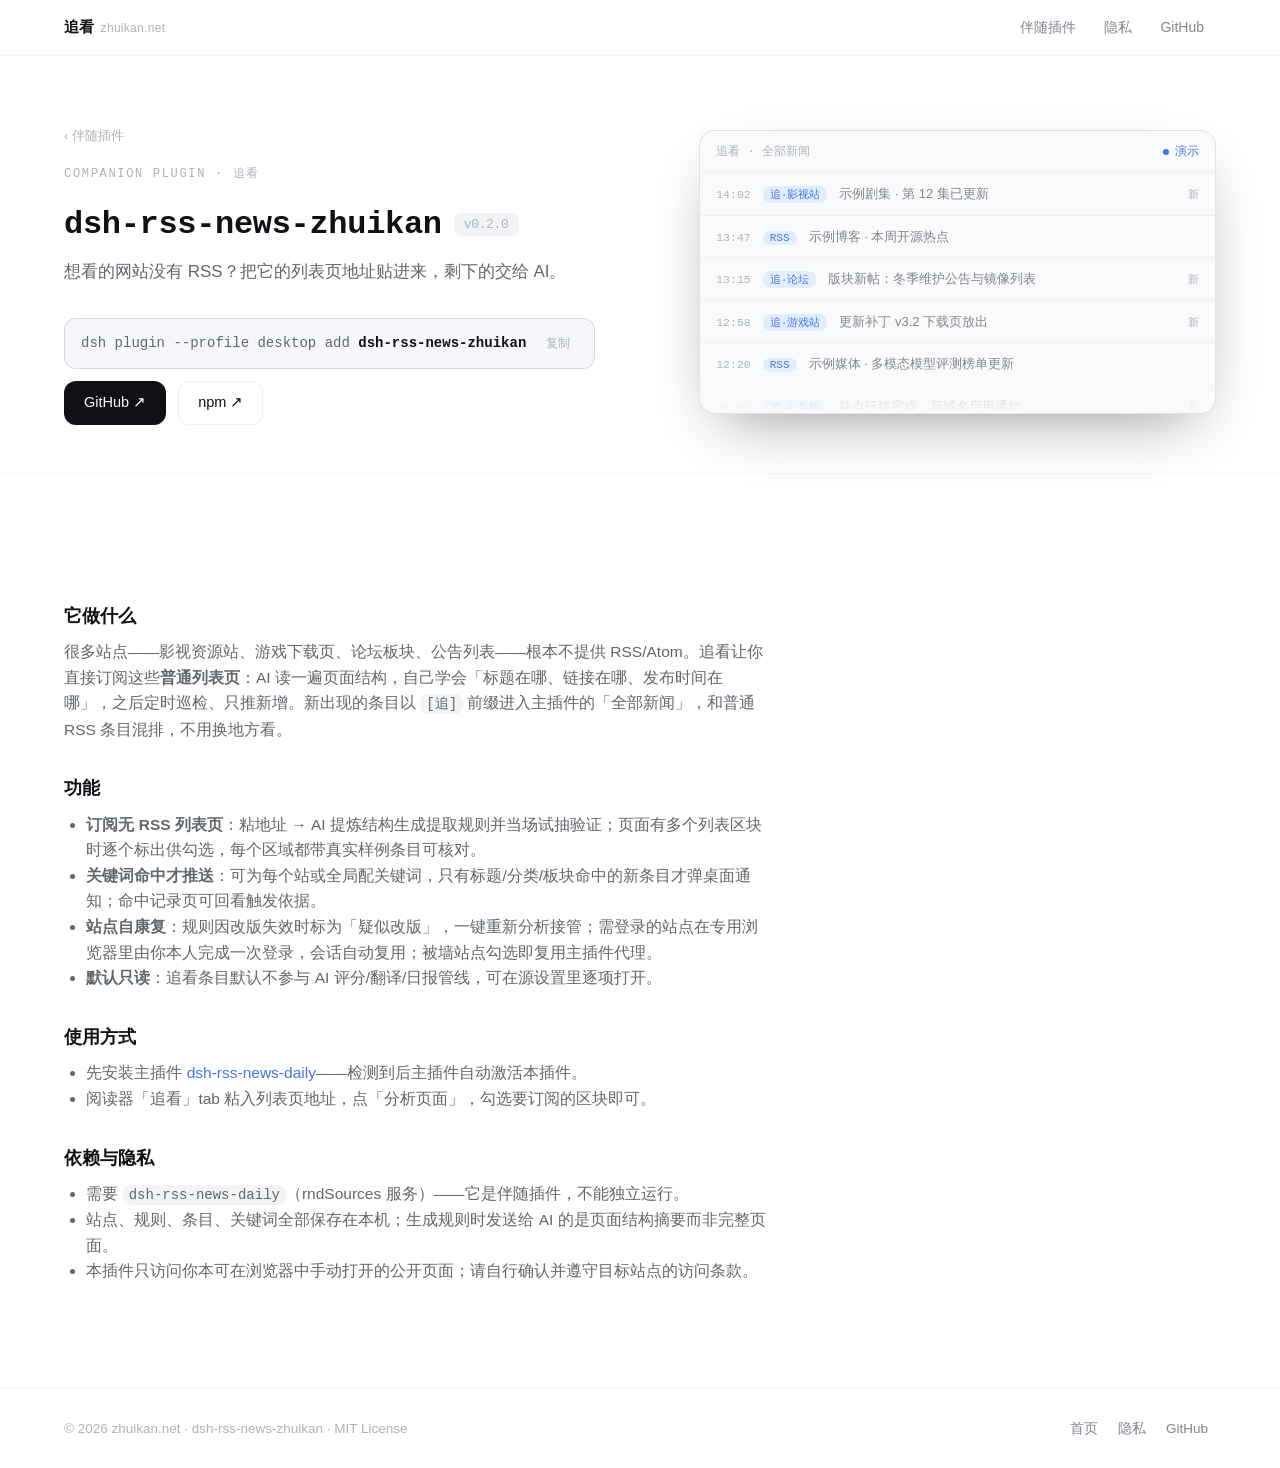
<file: public/zhuikan.html>
<!DOCTYPE html>
<html lang="zh" data-theme="dark">
<head>
<meta charset="utf-8">
<meta name="viewport" content="width=device-width, initial-scale=1">
<title>追看 dsh-rss-news-zhuikan · zhuikan.net</title>
<meta name="description" content="想看的网站没有 RSS？把列表页地址贴进来，剩下的交给 AI。dsh-rss-news-daily 的伴随插件。">
<meta property="og:title" content="追看 · 无 RSS 网站的订阅器">
<meta property="og:description" content="粘一个列表页地址，AI 学会页面结构，定时巡检只推新增——dsh-rss-news-daily 伴随插件。">
<meta property="og:type" content="website">
<meta property="og:image" content="favicon.svg">
<meta name="twitter:card" content="summary">
<meta name="theme-color" content="#151517">
<link rel="icon" href="favicon.svg" type="image/svg+xml">
<link rel="stylesheet" href="style.css">
<script>
if (matchMedia('(prefers-color-scheme: light)').matches) document.documentElement.dataset.theme = 'light'
</script>
</head>
<body>

<nav>
  <a class="skip-link" href="#main">跳到内容</a>
  <div class="wrap">
    <a class="brand" href="index.html">追看<em>zhuikan.net</em></a>
    <div class="links">
      <a href="index.html#companions">伴随插件</a>
      <a class="hide-s" href="privacy.html">隐私</a>
      <a href="https://github.com/terry2010/dsh-rss-news-zhuikan" rel="noopener">GitHub</a>
    </div>
  </div>
</nav>

<main id="main">
  <section class="phero">
    <div class="wrap">
      <div class="pdoc">
        <a class="back" href="index.html#companions">‹ 伴随插件</a>
        <div class="eyebrow">COMPANION PLUGIN · 追看</div>
        <h1>dsh-rss-news-zhuikan<span class="pver" data-ver-for="dsh-rss-news-zhuikan">v0.2.0</span></h1>
        <p class="tagline">想看的网站没有 RSS？把它的列表页地址贴进来，剩下的交给 AI。</p>
        <div class="cta">
          <span class="install"><code>dsh plugin --profile desktop add <b>dsh-rss-news-zhuikan</b></code><button class="copy" data-copy="dsh plugin --profile desktop add dsh-rss-news-zhuikan">复制</button></span>
          <a class="btn primary" href="https://github.com/terry2010/dsh-rss-news-zhuikan" rel="noopener">GitHub ↗</a>
          <a class="btn" href="https://www.npmjs.com/package/dsh-rss-news-zhuikan" rel="noopener">npm ↗</a>
        </div>
      </div>
      <div class="pdemo" aria-hidden="true">
        <div class="pdemo-head">追看 · 全部新闻<span class="live">演示</span></div>
        <div class="pdemo-body">
          <div class="pdemo-feed">
            <div class="pdemo-row"><span class="t">14:02</span><span class="s">追·影视站</span><span class="x">示例剧集 · 第 12 集已更新</span><span class="n">新</span></div>
            <div class="pdemo-row"><span class="t">13:47</span><span class="s">RSS</span><span class="x">示例博客 · 本周开源热点</span></div>
            <div class="pdemo-row"><span class="t">13:15</span><span class="s">追·论坛</span><span class="x">版块新帖：冬季维护公告与镜像列表</span><span class="n">新</span></div>
            <div class="pdemo-row"><span class="t">12:58</span><span class="s">追·游戏站</span><span class="x">更新补丁 v3.2 下载页放出</span><span class="n">新</span></div>
            <div class="pdemo-row"><span class="t">12:20</span><span class="s">RSS</span><span class="x">示例媒体 · 多模态模型评测榜单更新</span></div>
            <div class="pdemo-row"><span class="t">11:41</span><span class="s">追·公告板</span><span class="x">站点迁移完成，新域名启用通知</span><span class="n">新</span></div>
            <div class="pdemo-row"><span class="t">14:02</span><span class="s">追·影视站</span><span class="x">示例剧集 · 第 12 集已更新</span><span class="n">新</span></div>
            <div class="pdemo-row"><span class="t">13:47</span><span class="s">RSS</span><span class="x">示例博客 · 本周开源热点</span></div>
            <div class="pdemo-row"><span class="t">13:15</span><span class="s">追·论坛</span><span class="x">版块新帖：冬季维护公告与镜像列表</span><span class="n">新</span></div>
            <div class="pdemo-row"><span class="t">12:58</span><span class="s">追·游戏站</span><span class="x">更新补丁 v3.2 下载页放出</span><span class="n">新</span></div>
            <div class="pdemo-row"><span class="t">12:20</span><span class="s">RSS</span><span class="x">示例媒体 · 多模态模型评测榜单更新</span></div>
            <div class="pdemo-row"><span class="t">11:41</span><span class="s">追·公告板</span><span class="x">站点迁移完成，新域名启用通知</span><span class="n">新</span></div>
          </div>
        </div>
      </div>
    </div>
  </section>

  <section class="pbody">
    <div class="wrap">
      <article class="prose">
        <h2>它做什么</h2>
        <p>很多站点——影视资源站、游戏下载页、论坛板块、公告列表——根本不提供 RSS/Atom。追看让你直接订阅这些<strong>普通列表页</strong>：AI 读一遍页面结构，自己学会「标题在哪、链接在哪、发布时间在哪」，之后定时巡检、只推新增。新出现的条目以 <code>[追]</code> 前缀进入主插件的「全部新闻」，和普通 RSS 条目混排，不用换地方看。</p>

        <h2>功能</h2>
        <ul>
          <li><strong>订阅无 RSS 列表页</strong>：粘地址 → AI 提炼结构生成提取规则并当场试抽验证；页面有多个列表区块时逐个标出供勾选，每个区域都带真实样例条目可核对。</li>
          <li><strong>关键词命中才推送</strong>：可为每个站或全局配关键词，只有标题/分类/板块命中的新条目才弹桌面通知；命中记录页可回看触发依据。</li>
          <li><strong>站点自康复</strong>：规则因改版失效时标为「疑似改版」，一键重新分析接管；需登录的站点在专用浏览器里由你本人完成一次登录，会话自动复用；被墙站点勾选即复用主插件代理。</li>
          <li><strong>默认只读</strong>：追看条目默认不参与 AI 评分/翻译/日报管线，可在源设置里逐项打开。</li>
        </ul>

        <h2>使用方式</h2>
        <ul>
          <li>先安装主插件 <a href="index.html">dsh-rss-news-daily</a>——检测到后主插件自动激活本插件。</li>
          <li>阅读器「追看」tab 粘入列表页地址，点「分析页面」，勾选要订阅的区块即可。</li>
        </ul>

        <h2>依赖与隐私</h2>
        <ul>
          <li>需要 <code>dsh-rss-news-daily</code>（rndSources 服务）——它是伴随插件，不能独立运行。</li>
          <li>站点、规则、条目、关键词全部保存在本机；生成规则时发送给 AI 的是页面结构摘要而非完整页面。</li>
          <li>本插件只访问你本可在浏览器中手动打开的公开页面；请自行确认并遵守目标站点的访问条款。</li>
        </ul>
      </article>
    </div>
  </section>
</main>

<footer class="closing">
  <div class="wrap">
    <small>© <span id="yr">2026</span> zhuikan.net · dsh-rss-news-zhuikan · MIT License</small>
    <div class="flinks">
      <a href="index.html">首页</a>
      <a href="privacy.html">隐私</a>
      <a href="https://github.com/terry2010/dsh-rss-news-zhuikan" rel="noopener">GitHub</a>
    </div>
  </div>
</footer>

<script>
document.getElementById('yr').textContent = new Date().getFullYear()
// 版本徽标：先问自家更新端点（4s 超时），不可达回退 npmmirror 国内镜像；都失败保留内嵌值
const fillVers = (m) => {
  if (!m) return false
  document.querySelectorAll('[data-ver-for]').forEach((el) => { if (m[el.dataset.verFor]) el.textContent = 'v' + m[el.dataset.verFor] })
  return true
}
fetch('https://news-update.zhuikan.net/v1/versions', { signal: AbortSignal.timeout(4000) })
  .then((r) => (r.ok ? r.json() : Promise.reject(r.status)))
  .then((d) => { if (!fillVers(d?.versions)) return Promise.reject('empty') })
  .catch(() => Promise.all([...document.querySelectorAll('[data-ver-for]')].map((el) =>
    fetch(`https://registry.npmmirror.com/-/package/${el.dataset.verFor}/dist-tags`, { signal: AbortSignal.timeout(4000) })
      .then((r) => r.ok ? r.json() : null).then((d) => d?.latest && (el.textContent = 'v' + d.latest)).catch(() => {})
  )))

document.querySelectorAll('.copy').forEach((b) => b.addEventListener('click', async () => {
  try { await navigator.clipboard.writeText(b.dataset.copy); b.textContent = '已复制'; setTimeout(() => b.textContent = '复制', 1500) }
  catch { b.textContent = '复制失败' }
}))
</script>
</body>
</html>
</file>
<file: public/style.css>
/* zhuikan.net · taste-skill 设计系统（与 dsh-rss-news-daily 阅读器同源）：
   neutral-bluish 层阶背景；.5px 发丝描边；deepseek 蓝只给链接/信息态；
   唯一实心给主按钮；标题用宋体系 serif（刊物感），正文系统无衬线。
   结构规则：header.nav + main>section（每屏一格）+ footer.closing，
   每格一个 .wrap；hero 恰一屏；手机端触点 ≥44px。 */
:root, :root[data-theme="dark"] {
  color-scheme: dark;
  --bg: #151517; --raise: #1b1b1c; --card: #1b1b1c; --panel: #232324; --panel2: #2c2c2e;
  --fg: #f9fafb; --lead: #cfd3d6; --dim: #adb2b8; --dim2: #81858c;
  --line: #ffffff0f; --line-strong: #ffffff1f; --line-l3: #ffffff29;
  --acc: #7aaaff; --acc-ink: #0f1115;
  --pri-bg: #f9fafb; --pri-fg: #0f1115; --pri-hover: #ebeef2;
  --hover: #ffffff14;
  --tagbg: #2c2c2e;
  --shadow: 0 0 1px rgba(255,255,255,.06), 0 2px 8px rgba(0,0,0,.22);
  --shadow-hi: 0 0 1px rgba(255,255,255,.1), 0 12px 32px rgba(0,0,0,.5);
}
:root[data-theme="light"] {
  color-scheme: light;
  --bg: #ffffff; --raise: #f5f7fa; --card: #f9fafb; --panel: #ffffff; --panel2: #f1f3f5;
  --fg: #0f1115; --lead: #61666b; --dim: #81858c; --dim2: #adb2b8;
  --line: #0000000a; --line-strong: #0000001a; --line-l3: #0000001f;
  --acc: #4176e6; --acc-ink: #ffffff;
  --pri-bg: #0f1115; --pri-fg: #f9fafb; --pri-hover: #43454a;
  --hover: #2631480f;
  --tagbg: #f1f3f5;
  --shadow: 0 0 1px rgba(15,17,21,.16), 0 2px 8px rgba(15,17,21,.05);
  --shadow-hi: 0 0 1px rgba(0,0,0,.2), 0 0 4px rgba(0,0,0,.02), 0 12px 32px rgba(0,0,0,.1);
}
:root {
  --f-ui: -apple-system, BlinkMacSystemFont, "PingFang SC", "Hiragino Sans GB", "Segoe UI", "Microsoft YaHei", "Noto Sans CJK SC", "Helvetica Neue", sans-serif;
  --f-serif: "Songti SC", "Noto Serif CJK SC", "Source Han Serif SC", "STSong", "SimSun", serif;
  --f-mono: ui-monospace, "SF Mono", SFMono-Regular, Menlo, Consolas, monospace;
  --r-sm: 8px; --r-md: 12px; --r-lg: 16px; --r-xl: 20px;
  --s1: 4px; --s2: 8px; --s3: 12px; --s4: 16px; --s5: 24px; --s6: 32px; --s7: 48px; --s8: 64px;
  --ease: cubic-bezier(.2,.8,.2,1);
  --m-in: .15s;
  --nav-h: 56px;
  --wrap: 1200px;
}

* { box-sizing: border-box; margin: 0; }
html { -webkit-text-size-adjust: 100%; scroll-behavior: smooth; }
body { background: var(--bg); color: var(--fg); font: 16px/1.65 var(--f-ui); -webkit-font-smoothing: antialiased; }
a { color: var(--acc); text-decoration: none; text-underline-offset: 3px; }
a:hover { text-decoration: underline; }
::selection { background: color-mix(in srgb, var(--acc) 30%, transparent); }

/* SR-6：全页唯一容器，桌面左右边距 64-120px（1440 时 =120），手机 16-24px */
.wrap { max-width: var(--wrap); margin: 0 auto; padding: 0 var(--s5); width: 100%; }
@media (max-width: 720px) { .wrap { padding: 0 var(--s4); } }

/* ---- header.nav ---- */
nav {
  position: fixed; top: 0; left: 0; right: 0; z-index: 20;
  height: var(--nav-h);
  background: color-mix(in srgb, var(--bg) 78%, transparent);
  backdrop-filter: blur(12px); -webkit-backdrop-filter: blur(12px);
  border-bottom: .5px solid var(--line);
}
nav .wrap { display: flex; align-items: center; gap: var(--s5); height: 100%; }
.brand { font-size: 15px; font-weight: 600; letter-spacing: .02em; color: var(--fg); text-decoration: none; }
.brand em { font-style: normal; color: var(--dim2); font-weight: 400; font-size: 12px; margin-left: 6px; }
.brand:hover { text-decoration: none; }
nav .links { margin-left: auto; display: flex; align-items: center; gap: var(--s1); }
nav .links a { color: var(--dim); font-size: 14px; padding: 0 var(--s3); display: inline-flex; align-items: center; min-height: 32px; border-radius: var(--r-sm); }
nav .links a:hover { color: var(--fg); text-decoration: none; background: var(--hover); }
@media (max-width: 720px) {
  nav .links a { min-height: 44px; padding: 0 var(--s2); }
  nav .links a.hide-s { display: none; }
}

/* ---- SR-1 hero：恰一屏；fixed nav 叠在其顶部留白上，后续 section 全落在整屏网格 ---- */
.hero { min-height: 100svh; display: flex; align-items: center; scroll-snap-align: start; }
.hero .wrap { display: grid; grid-template-columns: 1.05fr .95fr; gap: var(--s8); align-items: center; padding-top: var(--s7); padding-bottom: var(--s7); }
@media (max-width: 900px) { .hero .wrap { grid-template-columns: 1fr; gap: var(--s7); } }

.eyebrow { font: 12px/1 var(--f-mono); color: var(--dim2); letter-spacing: .14em; margin-bottom: var(--s5); }
.hero h1 {
  font-family: var(--f-serif);
  font-size: clamp(40px, 5.4vw, 64px); line-height: 1.12; font-weight: 700;
  letter-spacing: 0; margin-bottom: var(--s5);
}
.hero h1 .thin { font-family: var(--f-ui); font-weight: 400; color: var(--dim); font-size: .52em; display: block; margin-top: var(--s3); letter-spacing: .01em; }
.hero .sub { font-size: 17px; color: var(--lead); max-width: 30em; margin-bottom: var(--s6); }
/* copy-fact：首屏硬事实行 */
.facts { display: flex; gap: var(--s6); margin-bottom: var(--s6); flex-wrap: wrap; }
.facts div { font: 13.5px/1.4 var(--f-mono); color: var(--dim2); }
.facts b { display: block; font: 600 20px/1.3 var(--f-ui); color: var(--fg); letter-spacing: 0; }

.cta { display: flex; align-items: center; gap: var(--s3); flex-wrap: wrap; }
.install {
  display: inline-flex; align-items: center; gap: var(--s3); flex-wrap: wrap;
  font: 14px/1.5 var(--f-mono); color: var(--fg);
  background: var(--raise); border: .5px solid var(--line-l3);
  border-radius: var(--r-md); padding: 10px 16px;
}
.install code { color: var(--lead); overflow-wrap: anywhere; }
.install code b { color: var(--fg); font-weight: 600; }
.install .copy { flex: 0 0 auto; margin-left: auto; white-space: nowrap; }
.btn {
  display: inline-flex; align-items: center; gap: 6px;
  min-height: 44px; padding: 0 20px; border-radius: var(--r-md);
  font-size: 14.5px; font-weight: 500; cursor: pointer;
  background: transparent; color: var(--fg);
  border: none; box-shadow: inset 0 0 0 .5px var(--line-l3);
  transition: background var(--m-in) var(--ease), transform .09s var(--ease);
}
.btn:hover { background: var(--hover); text-decoration: none; }
.btn:active { transform: scale(.97); }
.btn.primary { background: var(--pri-bg); color: var(--pri-fg); box-shadow: none; }
.btn.primary:hover { background: var(--pri-hover); }
.copy { border: none; background: none; color: var(--dim2); cursor: pointer; font: 12px var(--f-ui); padding: 6px 8px; border-radius: var(--r-sm); min-height: 28px; }
.copy:hover { color: var(--fg); background: var(--hover); }

/* ---- the moment：常驻的阅读器实况带（纯 CSS 竖向滚动环） ---- */
.mock {
  background: var(--raise); border: .5px solid var(--line);
  border-radius: var(--r-xl); box-shadow: var(--shadow-hi);
  overflow: hidden;
}
.mock-bar { display: flex; align-items: center; gap: var(--s3); padding: 10px 14px; border-bottom: .5px solid var(--line); }
.mock-dot { width: 9px; height: 9px; border-radius: 50%; background: var(--panel2); }
.mock-title { font-size: 12px; color: var(--dim2); margin-left: 4px; }
.mock-live { margin-left: auto; font: 10.5px var(--f-mono); color: var(--acc); display: inline-flex; align-items: center; gap: 5px; }
.mock-live::before { content: ''; width: 6px; height: 6px; border-radius: 50%; background: var(--acc); animation: pulse 2.4s var(--ease) infinite; }
@keyframes pulse { 0%,100% { opacity: 1 } 50% { opacity: .25 } }
.mock-status { font-size: 11.5px; color: var(--dim2); padding: 10px 16px 0; }
.mock-mask { height: 228px; overflow: hidden; position: relative; }
.mock-mask::after { content: ''; position: absolute; left: 0; right: 0; bottom: 0; height: 40px; background: linear-gradient(transparent, var(--raise)); pointer-events: none; }
.mock-feed { animation: feed 18s linear infinite; }
.mock-feed:hover { animation-play-state: paused; }
@keyframes feed { 0% { transform: translateY(0) } 100% { transform: translateY(-50%) } }
.mock-item { padding: 12px 16px 12px 30px; border-bottom: .5px solid var(--line-strong); position: relative; }
.mock-item::before { content: ''; position: absolute; left: 16px; top: 20px; width: 7px; height: 7px; border-radius: 50%; background: var(--acc); opacity: .8; }
.mock-item h3 { font-size: 14px; font-weight: 600; line-height: 1.5; margin-bottom: 3px; }
.mock-item p { font-size: 13px; color: var(--dim); }
.mock-tag { display: inline-block; font-size: 10.5px; color: var(--dim2); background: var(--tagbg); border-radius: var(--r-sm); padding: 1px 6px; margin-right: 6px; vertical-align: 1px; }
@media (prefers-reduced-motion: reduce) { .mock-feed, .mock-live::before { animation: none; } }

/* ---- 内容格：窄屏自适应高度；桌面 .deck-mode 时整屏幻灯片（JS 切换 .on 闪现） ---- */
main > section { padding: 96px 0; border-top: .5px solid var(--line); }
html.deck-mode, html.deck-mode body { overflow: hidden; height: 100%; }
html.deck-mode main > section {
  position: fixed; inset: 0; height: 100svh;
  padding-top: 0; padding-bottom: 0;
  display: flex; align-items: center;
  opacity: 0; visibility: hidden; pointer-events: none;
  transition: opacity .16s var(--ease), visibility 0s .16s;
}
html.deck-mode main > section.on {
  opacity: 1; visibility: visible; pointer-events: auto;
  transition: opacity .16s var(--ease);
}
html.deck-mode main > section .wrap { padding-top: 0; padding-bottom: 0; }

/* 右侧圆点导航：仅幻灯片模式显示 */
.dots { position: fixed; right: 26px; top: 50%; transform: translateY(-50%); z-index: 30; display: none; flex-direction: column; gap: 12px; }
html.deck-mode .dots { display: flex; }
.dots button {
  width: 8px; height: 8px; padding: 0; min-height: 0; border: none; border-radius: 50%;
  box-shadow: inset 0 0 0 1.5px var(--dim2); background: transparent; cursor: pointer;
  transition: transform .2s var(--ease), background .2s var(--ease), box-shadow .2s var(--ease);
}
.dots button:hover { box-shadow: inset 0 0 0 1.5px var(--fg); }
.dots button.on { background: var(--acc); box-shadow: none; transform: scale(1.35); }

.sec-h { margin-bottom: var(--s6); }
.sec-h .no { font: 12.5px var(--f-mono); color: var(--dim2); letter-spacing: .14em; display: block; margin-bottom: var(--s4); }
.sec-h h2 { font-family: var(--f-serif); font-size: clamp(28px, 3.4vw, 40px); font-weight: 700; letter-spacing: 0; margin-bottom: var(--s3); }
.sec-h p { color: var(--dim); font-size: 15px; max-width: 40em; }

.grid { display: grid; grid-template-columns: repeat(2, 1fr); gap: var(--s3); }
@media (max-width: 720px) { .grid { grid-template-columns: 1fr; } }
.card {
  background: var(--card); border: .5px solid var(--line);
  border-radius: var(--r-lg); padding: var(--s6);
  transition: background var(--m-in) var(--ease);
}
.card:hover { background: var(--panel); }
.card h3 { font-size: 16.5px; font-weight: 600; margin-bottom: var(--s2); }
.card p { font-size: 14.5px; color: var(--dim); line-height: 1.75; }
.card .glyph { font-size: 18px; display: block; margin-bottom: var(--s4); color: var(--acc); }

/* ---- 伴随插件 ---- */
.plist { display: flex; flex-direction: column; }
.pitem {
  display: flex; align-items: baseline; gap: var(--s4);
  padding: var(--s5) var(--s4); margin: 0 calc(-1 * var(--s4));
  border-bottom: .5px solid var(--line-strong); border-radius: var(--r-md);
  color: inherit; text-decoration: none;
  transition: background var(--m-in) var(--ease);
}
.pitem:hover { background: var(--hover); text-decoration: none; }
.pitem:last-child { border-bottom: none; }
.pitem .name { font: 14px var(--f-mono); color: var(--fg); min-width: 280px; }
.pitem .desc { flex: 1; font-size: 14.5px; color: var(--dim); }
.pitem .ver { font: 12px var(--f-mono); color: var(--dim2); background: var(--tagbg); border-radius: var(--r-sm); padding: 3px 9px; white-space: nowrap; }
.pitem .go { color: var(--acc); font-size: 13px; white-space: nowrap; opacity: .55; transition: opacity var(--m-in) var(--ease); }
.pitem:hover .go { opacity: 1; }
@media (max-width: 640px) { .pitem { flex-wrap: wrap; gap: var(--s2); } .pitem .name { min-width: 0; } }

/* ---- 更新通道 ---- */
.chan { display: grid; grid-template-columns: 1fr 1fr; gap: var(--s7); }
@media (max-width: 720px) { .chan { grid-template-columns: 1fr; } }
.chan dl { font-size: 14.5px; }
.chan dt { color: var(--dim2); font-size: 12.5px; margin-bottom: 3px; }
.chan dd { margin-bottom: var(--s5); color: var(--lead); }
.chan code { font-family: var(--f-mono); font-size: 13.5px; background: var(--tagbg); padding: 3px 7px; border-radius: var(--r-sm); }

/* ---- 页脚（index 幻灯片模式下钉在底部常驻；子页普通流式页脚） ---- */
footer.closing { border-top: .5px solid var(--line); padding: var(--s5) 0; }
html.deck-mode footer.closing {
  position: fixed; left: 0; right: 0; bottom: 0; z-index: 25;
  background: color-mix(in srgb, var(--bg) 78%, transparent);
  backdrop-filter: blur(12px); -webkit-backdrop-filter: blur(12px);
}
.closing .wrap { display: flex; align-items: center; gap: var(--s5); flex-wrap: wrap; }
.closing small { color: var(--dim2); font-size: 13.5px; }
.closing .flinks { margin-left: auto; display: flex; gap: var(--s1); }
.closing .flinks a { color: var(--dim); font-size: 13.5px; display: inline-flex; align-items: center; min-height: 32px; padding: 0 var(--s2); border-radius: var(--r-sm); }
.closing .flinks a:hover { color: var(--fg); text-decoration: none; }
@media (max-width: 720px) { .closing .flinks a { min-height: 44px; } }

/* ---- 跳内容链接：仅聚焦时可见 ---- */
.skip-link {
  position: absolute; left: 12px; top: -48px; z-index: 40;
  background: var(--acc); color: #fff; font-size: 13px;
  padding: 8px 14px; border-radius: var(--r-sm);
  transition: top var(--m-in) var(--ease);
}
.skip-link:focus { top: 10px; }

/* ---- 插件介绍页（phero 首格 + pdemo 招牌卡） ---- */
main > section.phero { border-top: none; padding: calc(var(--nav-h) + var(--s8)) 0 var(--s7); }
.phero .wrap { display: grid; grid-template-columns: minmax(0, 1.05fr) minmax(0, .95fr); gap: var(--s8); align-items: center; }
@media (max-width: 900px) { .phero .wrap { grid-template-columns: 1fr; } }
.pdoc .back { display: inline-flex; align-items: center; min-height: 32px; font-size: 13px; color: var(--dim2); margin-bottom: var(--s4); }
.pdoc .back:hover { color: var(--fg); text-decoration: none; }
.pdoc h1 { font: 700 clamp(22px, 3.2vw, 32px)/1.3 var(--f-mono); letter-spacing: -.01em; margin-bottom: var(--s3); overflow-wrap: anywhere; }
.pdoc .pver { display: inline-block; white-space: nowrap; font: 13px var(--f-mono); font-weight: 400; color: var(--dim2); background: var(--tagbg); border-radius: var(--r-sm); padding: 4px 10px; margin-left: var(--s3); vertical-align: middle; }
.pdoc .tagline { font-size: 17px; color: var(--lead); margin-bottom: var(--s6); max-width: 38em; }
@media (max-width: 720px) {
  .pdoc .back { min-height: 44px; }
  .install .copy { min-height: 44px; }
}
.pbody .prose { padding: 0; }
.pbody.pfirst { padding-top: calc(var(--nav-h) + var(--s8)); }

/* pdemo：插件页招牌卡（纯 CSS 循环，reduced-motion 停） */
.pdemo {
  border: .5px solid var(--line-strong); border-radius: var(--r-lg);
  background: var(--card); overflow: hidden;
  box-shadow: 0 24px 60px -24px rgba(0,0,0,.45);
}
.pdemo-head {
  display: flex; align-items: center; gap: var(--s3);
  padding: var(--s3) var(--s4); border-bottom: .5px solid var(--line);
  font: 12px var(--f-mono); color: var(--dim2);
}
.pdemo-head .live { margin-left: auto; color: var(--acc); display: inline-flex; align-items: center; gap: 6px; }
.pdemo-head .live::before { content: ""; width: 6px; height: 6px; border-radius: 50%; background: var(--acc); animation: pulse 1.6s ease-in-out infinite; }
.pdemo-body { height: 240px; overflow: hidden; position: relative; }
.pdemo-body::after { content: ""; position: absolute; inset: auto 0 0 0; height: 48px; background: linear-gradient(transparent, var(--card)); }
.pdemo-feed { display: flex; flex-direction: column; animation: feed 14s linear infinite; }
.pdemo:hover .pdemo-feed { animation-play-state: paused; }
.pdemo-row { display: flex; align-items: baseline; gap: var(--s3); padding: 10px var(--s4); border-bottom: .5px solid var(--line); font-size: 13px; }
.pdemo-row .t { color: var(--dim2); font: 11.5px var(--f-mono); white-space: nowrap; }
.pdemo-row .s { color: var(--acc); font: 11px var(--f-mono); background: var(--accent-soft, rgba(59,130,246,.12)); border-radius: var(--r-sm); padding: 1px 7px; white-space: nowrap; }
.pdemo-row .x { color: var(--dim); flex: 1; overflow: hidden; text-overflow: ellipsis; white-space: nowrap; }
.pdemo-row .n { color: var(--dim2); font: 11px var(--f-mono); white-space: nowrap; }
@keyframes feed { from { transform: translateY(0) } to { transform: translateY(-50%) } }
@keyframes pulse { 0%,100% { opacity: 1 } 50% { opacity: .25 } }
@media (prefers-reduced-motion: reduce) { .pdemo-feed, .pdemo-head .live::before { animation: none; } }

/* ---- 隐私页（prose 文档格，不走整屏规则） ---- */
.prose { padding: calc(var(--nav-h) + var(--s8)) 0 var(--s8); max-width: 44em; }
.prose h1 { font-family: var(--f-serif); font-size: 34px; font-weight: 700; margin-bottom: var(--s3); }
.prose h2 { font-size: 18px; font-weight: 600; margin: var(--s6) 0 var(--s2); }
.prose p, .prose li { color: var(--lead); font-size: 15.5px; }
.prose ul { padding-left: 1.4em; margin: var(--s2) 0; }
.prose code { font-family: var(--f-mono); font-size: 14px; background: var(--tagbg); padding: 2px 6px; border-radius: var(--r-sm); }
.prose table { width: 100%; border-collapse: collapse; margin: var(--s3) 0; font-size: 14.5px; }
.prose th, .prose td { text-align: left; padding: 9px 10px; border-bottom: .5px solid var(--line-strong); vertical-align: top; }
.prose th { color: var(--dim2); font-weight: 500; font-size: 13px; }
.prose td { color: var(--lead); }
.prose td code { white-space: nowrap; }
</file>
